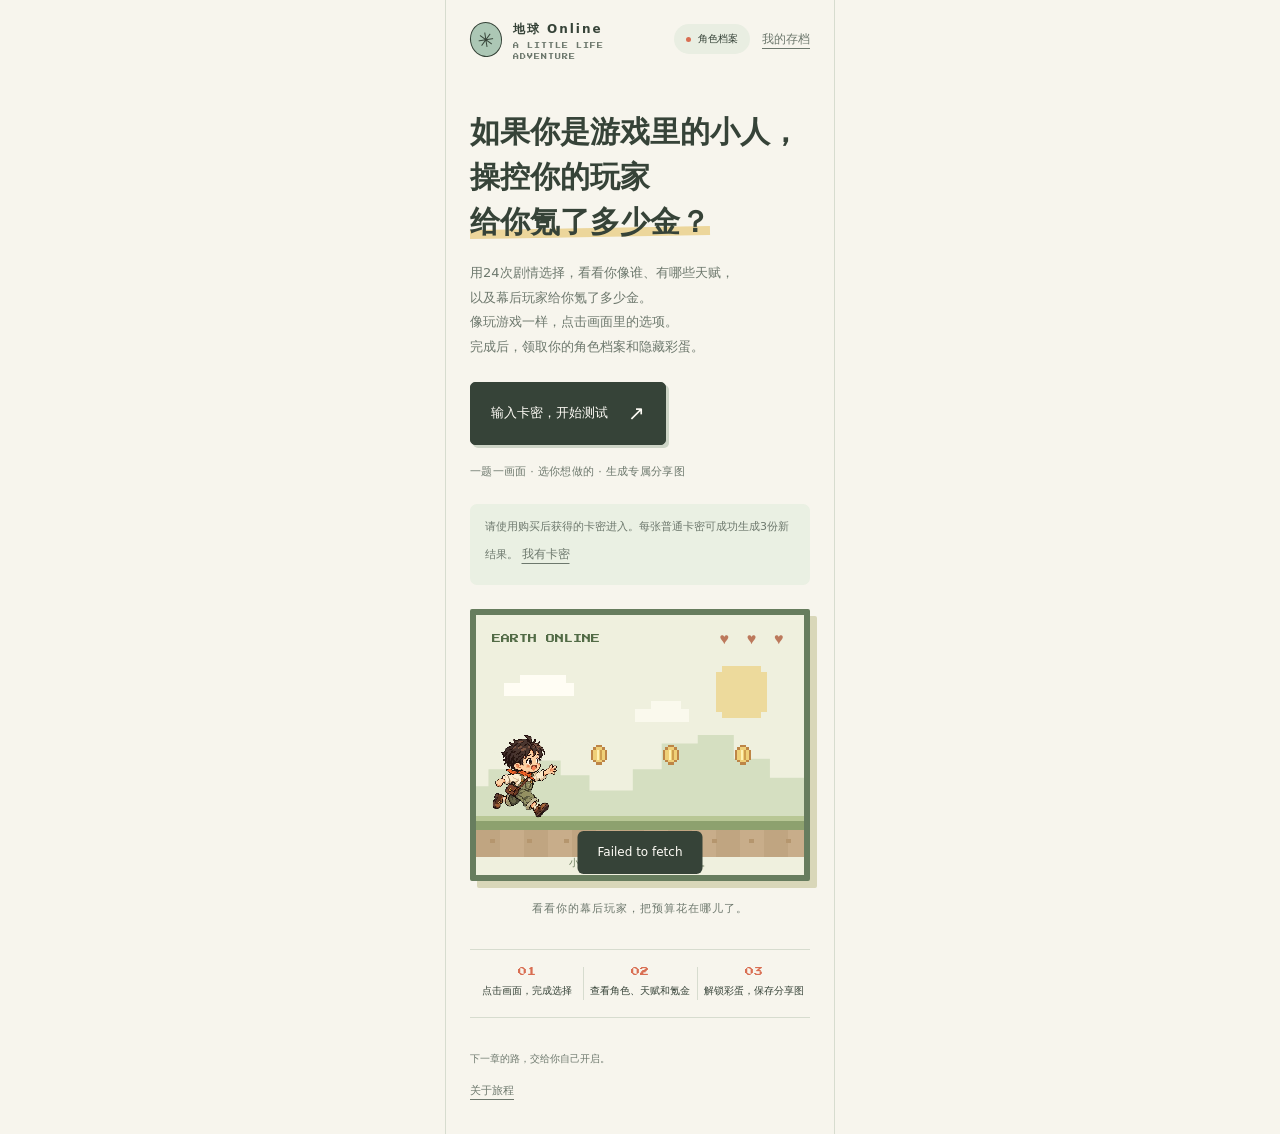
<file: index.html>
<!doctype html>
<html lang="zh-CN">
<head>
  <meta charset="UTF-8"><meta name="viewport" content="width=device-width,initial-scale=1,viewport-fit=cover">
  <meta name="theme-color" content="#f7f5ed">
  <title>如果你是游戏里的小人，操控你的玩家给你氪了多少金？</title>
  <meta name="description" content="一通神秘来电，一只藏着你秘密的包裹。走过旧桥街、雨天和档案馆，找回自己的角色养成档案。">
  <link rel="icon" href="data:image/svg+xml,%3Csvg xmlns='http://www.w3.org/2000/svg' viewBox='0 0 80 80'%3E%3Crect x='12' y='20' width='56' height='45' rx='8' fill='%23acc4b7'/%3E%3Cpath d='M12 26L40 45 68 26' fill='none' stroke='%23364337' stroke-width='4'/%3E%3C/svg%3E">
  <link rel="stylesheet" href="./style.css">
  <script src="./qrcode.js" defer></script>
  <script type="module" src="./app.mjs?v=20261030-xhs-share"></script>
</head>
<body><main id="app"></main><div id="toast" class="toast" role="status" aria-live="polite"></div><div id="modal-root"></div></body>
</html>
</file>
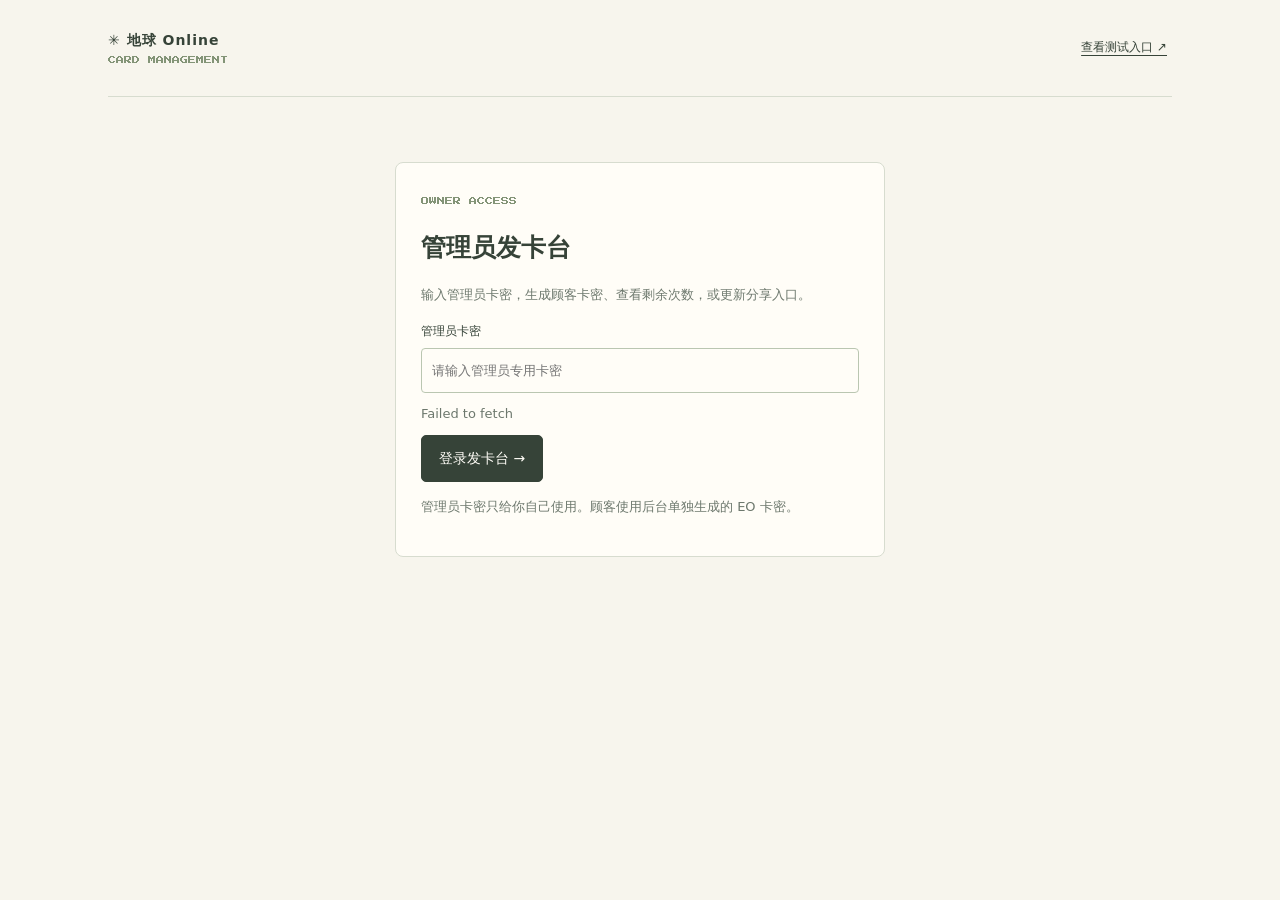
<file: manage.html>
<!doctype html><html lang="zh-CN"><head><meta charset="utf-8"><meta name="viewport" content="width=device-width,initial-scale=1"><meta name="robots" content="noindex,nofollow"><meta name="referrer" content="same-origin"><title>地球 Online 管理员发卡台</title><link rel="stylesheet" href="./admin.css"><script type="module" src="./admin.mjs"></script></head><body><main id="admin"><p>正在连接发卡台……</p></main><div id="dialog"></div><div id="notice" role="status"></div></body></html>
</file>
<file: style.css>
@font-face{font-family:Pixel;src:url('./pixel.ttf') format('truetype');font-display:swap}
:root{--paper:#f7f5ed;--white:#fffdf7;--ink:#364338;--soft:#6d786d;--green:#dce7d9;--mint:#acc7b5;--orange:#d96e52;--yellow:#ecd69b;--line:#d7dccf;--serif:Georgia,'Songti SC','SimSun',serif;--sans:'PingFang SC','Microsoft YaHei',system-ui,sans-serif}
*{box-sizing:border-box}body{margin:0;color:var(--ink);background:var(--paper);font:15px/1.75 var(--sans);-webkit-font-smoothing:antialiased}button,input{font:inherit}button,a{-webkit-tap-highlight-color:transparent}button{cursor:pointer;color:inherit}button:disabled{cursor:default;opacity:.45}a{color:inherit}button:focus-visible,a:focus-visible,input:focus-visible{outline:3px solid var(--orange);outline-offset:5px}button{touch-action:manipulation}button svg{pointer-events:none}.pixel{font-family:Pixel,monospace;letter-spacing:.02em}.subtle{color:var(--soft)}.small{font-size:12px}.eyebrow{font:9px/1.8 Pixel,monospace;letter-spacing:1px}.page{max-width:1160px;margin:auto;padding:0 44px}.topbar{height:100px;display:flex;align-items:center;justify-content:space-between;gap:16px}.brand{display:flex;align-items:center;gap:11px;text-decoration:none;border:0;background:none;padding:0;text-align:left}.brand-mark{width:35px;height:35px;display:grid;place-items:center;border:1.5px solid var(--ink);border-radius:50%;background:var(--mint);font-size:20px;transform:rotate(-9deg)}.brand strong{font-size:13px;letter-spacing:2px}.brand small{display:block;font:7px/1.8 Pixel;color:var(--soft);letter-spacing:1px}.utility{display:flex;gap:12px;align-items:center}.textbtn{background:none;border:0;padding:6px 0;font-size:12px;color:var(--soft);text-decoration:underline;text-underline-offset:5px}.badge{display:inline-flex;align-items:center;gap:7px;background:#e9eee2;border-radius:20px;padding:6px 12px;font-size:11px}.badge:before{content:'';width:5px;height:5px;border-radius:50%;background:var(--orange)}.hero{min-height:665px;display:grid;grid-template-columns:1fr 1fr;align-items:center;gap:40px;padding:30px 0 65px}.hero-copy{padding-bottom:20px}.hero h1{font-size:47px;font-weight:600;letter-spacing:1px;line-height:1.45;margin:25px 0 22px}.hero h1 em{font-style:normal;position:relative;white-space:nowrap}.hero h1 em:after{content:'';position:absolute;left:0;right:0;height:9px;bottom:2px;background:var(--yellow);z-index:-1;transform:rotate(-1deg)}.hero p{max-width:395px;color:var(--soft);line-height:2;font-size:14px;margin:0 0 30px}.primary{border:1.5px solid var(--ink);border-radius:5px;background:var(--ink);color:var(--white);padding:14px 24px;display:inline-flex;align-items:center;justify-content:center;gap:20px;box-shadow:3px 3px 0 #ced5c7;transition:transform .2s,box-shadow .2s}.primary:hover{transform:translate(-1px,-2px);box-shadow:4px 5px 0 #ced5c7}.primary:active{transform:translate(1px,1px);box-shadow:1px 1px 0 #ced5c7}.primary .arrow{font-size:20px;font-weight:400}.secondary{border:1px solid var(--line);border-radius:5px;background:var(--white);padding:11px 20px}.hero-actions{display:flex;gap:16px;align-items:center;flex-wrap:wrap}.micro{font-size:11px;color:var(--soft);margin-top:17px;letter-spacing:.3px}.hero-art{position:relative;transform:rotate(1deg)}.hero-art svg{width:100%;display:block}.art-caption{position:absolute;bottom:17px;left:0;right:0;text-align:center;font:10px var(--serif);letter-spacing:2px;color:var(--soft)}.hero-note{position:absolute;top:15px;right:-2px;font-size:11px;transform:rotate(8deg);background:var(--yellow);padding:8px 14px;box-shadow:2px 3px 0 #e4dec8}.intro-strip{border-top:1px solid var(--line);border-bottom:1px solid var(--line);display:grid;grid-template-columns:repeat(3,1fr);padding:22px 0;margin-bottom:44px}.intro-strip>div{display:flex;gap:13px;align-items:center;justify-content:center;font-size:12px}.intro-strip>div+div{border-left:1px solid var(--line)}.intro-strip span{font:11px Pixel;color:var(--orange)}.site-foot{display:flex;justify-content:space-between;gap:20px;align-items:center;padding:12px 0 28px;font-size:11px;color:var(--soft)}.footlinks{display:flex;gap:17px}.footlinks button{font-size:11px}.story-shell{max-width:750px;margin:auto;padding:0 28px 26px}.story-shell .topbar{height:75px}.story-head{text-align:center;max-width:530px;margin:14px auto 7px}.chapter{font-size:10px;color:var(--soft);letter-spacing:2px}.chapter b{font:8px Pixel;color:var(--orange);margin-right:8px}.story-head h1{font-size:25px;line-height:1.5;font-weight:600;margin:12px 0 9px;letter-spacing:1px}.story-head p{font-size:13px;line-height:1.9;color:var(--soft);margin:0 auto;min-height:50px;max-width:465px}.progress-line{height:3px;background:#e6e9df;border-radius:5px;overflow:hidden;margin:0 0 15px}.progress-line>span{display:block;height:100%;background:var(--mint);transition:width .4s}.counter{font:9px Pixel;color:var(--soft);white-space:nowrap}.stage{position:relative;max-width:575px;margin:auto;aspect-ratio:600/600;isolation:isolate}.stage>svg{width:100%;height:100%;display:block;overflow:visible}.scene-piece{opacity:0;transform-box:fill-box;transform-origin:50% 90%;animation:appear .55s cubic-bezier(.16,1,.3,1) forwards;animation-delay:var(--delay,.1s)}.scene-line{stroke-linecap:round;stroke-linejoin:round}.scene-sway{transform-box:fill-box;transform-origin:50% 95%;animation:sway 5s ease-in-out infinite}.anchor{position:absolute;transform:translate(-50%,-50%);z-index:3;width:max-content;max-width:37%;padding:0;border:0;background:none;min-width:44px;min-height:44px}.anchor .bubble{position:relative;display:block;background:rgba(255,253,247,.97);border:1.3px solid var(--ink);border-radius:6px;padding:7px 11px;font-size:12px;line-height:1.6;box-shadow:2px 3px 0 rgba(54,67,56,.12);opacity:0;animation:bubble-in .35s ease-out forwards;animation-delay:var(--delay,.5s);transition:background .15s,box-shadow .15s}.anchor .bubble:before{content:'';position:absolute;left:50%;top:-6px;width:9px;height:9px;background:inherit;border-left:1.3px solid var(--ink);border-top:1.3px solid var(--ink);transform:translateX(-50%) rotate(45deg)}.anchor:hover .bubble,.anchor.selected .bubble{background:var(--green);box-shadow:3px 4px 0 rgba(54,67,56,.2)}.anchor.selected .bubble{border-width:2px}.choice-mark{font-size:10px;color:var(--orange);margin-right:4px}.stage-help{text-align:center;font-size:11px;color:var(--soft);margin:-4px 0 16px;min-height:20px}.story-footer{display:flex;align-items:center;justify-content:space-between;gap:20px;max-width:575px;margin:auto;border-top:1px solid var(--line);padding-top:14px}.story-footer .primary{padding:9px 20px;font-size:13px}.backbtn{border:0;background:none;padding:8px 0;color:var(--soft);font-size:12px}.inventory{display:flex;gap:6px;align-items:center}.inventory span{border:1px solid var(--line);background:#f2f2e8;font-size:10px;border-radius:4px;padding:2px 7px}.inventory label{font-size:10px;color:var(--soft);margin-right:3px}.saved{font-size:10px;color:var(--soft)}.skip-animation{background:none;border:0;font-size:10px;color:var(--soft);padding:7px}.stage.skip .scene-piece,.stage.skip .bubble{animation:none;opacity:1;translate:none;rotate:none}.stage.skip .scene-sway{animation:none}.transition-note{max-width:520px;text-align:center;color:var(--soft);font-size:11px;margin:8px auto 0;animation:fade .3s}.result-shell{max-width:820px;padding:0 28px 50px;margin:auto}.result-paper{background:var(--white);border:1px solid #dce0d3;padding:35px 44px 28px;position:relative;box-shadow:5px 6px 0 #e9eadf;margin:20px 0 28px}.result-paper:before{content:'';position:absolute;left:42%;top:-11px;width:95px;height:23px;background:#e8dfbeaa;transform:rotate(-3deg)}.result-head{display:flex;gap:10px;justify-content:space-between;align-items:center;font-size:10px;color:var(--soft)}.result-title{text-align:center;margin-top:25px}.result-title h1{font-size:33px;line-height:1.5;letter-spacing:2px;margin:10px 0}.role-art{height:185px;max-width:260px;margin:0 auto}.role-art svg{width:100%;height:100%}.amount-block{text-align:center;padding:18px 0 24px}.amount-block small{font-size:11px;color:var(--soft);letter-spacing:2px}.amount{font:32px/1.6 Pixel;margin-top:14px}.amount-unit{font-size:11px;color:var(--soft);margin-top:6px}.section-title{display:flex;align-items:center;gap:12px;margin:20px 0 12px;font-size:13px;font-weight:600}.section-title:after{content:'';height:1px;background:var(--line);flex:1}.ledger{border-top:1px dashed #b8c5b5}.pack{border-bottom:1px dashed #cdd5c5;padding:13px 0}.pack-line{display:flex;align-items:center;justify-content:space-between;gap:10px;font-size:13px}.pack-line strong{font-weight:600}.pack-line span{font:11px Pixel}.pack p{font-size:11px;color:var(--soft);margin:7px 0 0;line-height:1.8}.pack details{font-size:11px;color:var(--soft);margin-top:6px}.pack summary{cursor:pointer;font-size:10px;list-style:none}.pack summary:before{content:'＋ ';color:var(--orange)}.pack details[open] summary:before{content:'－ '}.portrait{font-size:13px;line-height:2;color:#566052}.message{font-size:14px;line-height:2;padding:13px 0 8px;margin:0;color:var(--ink)}.message:before{content:'“';font:40px var(--serif);color:var(--orange);display:block;height:31px}.result-actions{text-align:center;margin:30px 0 12px}.egg-card{border-top:1px dashed #c1cbb9;margin-top:28px;padding:28px 0 0;animation:fade .5s}.egg-card .eyebrow{color:var(--orange)}.egg-card h2{font-size:22px;line-height:1.5;margin:16px 0}.egg-card p{font-size:13px;line-height:2;white-space:pre-line}.result-tail{text-align:center;font-size:10px;color:var(--soft);margin-top:25px}.button-row{display:flex;justify-content:center;gap:12px;flex-wrap:wrap}.end-note{text-align:center;margin:30px 0 16px;color:var(--soft);font-size:12px}.history-list{display:grid;gap:10px}.history-item{display:flex;justify-content:space-between;align-items:center;gap:15px;border:1px solid var(--line);background:var(--white);border-radius:6px;padding:16px;text-align:left}.history-item span{font-size:11px;color:var(--soft)}.modal-overlay{position:fixed;inset:0;background:#27342c66;backdrop-filter:blur(5px);display:grid;place-items:center;z-index:50;padding:24px;animation:fade .2s}.modal{width:min(540px,100%);max-height:88svh;overflow:auto;border:1px solid var(--ink);border-radius:9px;background:var(--paper);padding:28px;box-shadow:7px 9px 0 #2e3f3033}.modal.wide{width:min(670px,100%)}.modal-top{display:flex;justify-content:space-between;gap:20px;align-items:center;margin-bottom:15px}.modal h2{font-size:21px;margin:0}.modal p{font-size:13px;color:var(--soft);line-height:1.9}.closebtn{border:0;background:none;font-size:24px;width:35px;height:35px}.modal label{display:block;font-size:12px;margin:16px 0 6px}.modal input{width:100%;border:1px solid #b6c0b0;border-radius:4px;background:var(--white);padding:11px;font-size:13px;color:var(--ink)}.modal .primary{margin-top:20px;min-width:140px}.error{color:#b14b37!important;font-size:12px!important;min-height:20px}.poster-wrap{max-height:58svh;overflow:auto;background:#e9eadd;border-radius:4px;padding:12px;text-align:center}.poster-wrap img{max-width:100%;height:auto;display:block;box-shadow:0 2px 8px #0001}.toast{position:fixed;bottom:26px;left:50%;transform:translate(-50%,15px);background:var(--ink);color:var(--white);padding:11px 20px;font-size:12px;border-radius:6px;opacity:0;pointer-events:none;z-index:99;transition:.2s;max-width:90vw;text-align:center}.toast.show{opacity:1;transform:translate(-50%,0)}.loading-dot{width:9px;height:9px;background:var(--orange);box-shadow:15px 0 #b6c8b0,30px 0 #edda9c;animation:fade 1s infinite alternate;margin:40px auto}.hidden{display:none!important}@keyframes appear{from{opacity:0;translate:0 10px;rotate:-2deg}to{opacity:1;translate:0 0;rotate:0deg}}@keyframes bubble-in{from{opacity:0;translate:0 5px}to{opacity:1;translate:0 0}}@keyframes sway{0%,100%{rotate:-1.5deg}50%{rotate:1.5deg}}@keyframes fade{from{opacity:0}to{opacity:1}}
@media(min-width:900px){.story-head{margin-top:20px}.stage{max-width:500px}.story-shell{max-width:860px}.story-shell .topbar{height:80px}}
@media(max-width:700px){.page{padding:0 24px}.topbar{height:78px}.hero{display:flex;flex-direction:column;gap:8px;padding:14px 0 32px;min-height:0}.hero-copy{align-self:stretch;padding-bottom:0}.hero h1{font-size:34px;margin:19px 0 17px;line-height:1.5}.hero p{font-size:13px;line-height:1.9;margin-bottom:22px}.hero-art{width:min(390px,100%);margin-top:8px}.hero-note{font-size:10px;top:12px;right:5px}.hero-actions .primary{font-size:13px;padding:13px 20px}.intro-strip{padding:17px 0;margin-bottom:20px}.intro-strip>div{font-size:10px;gap:6px;flex-direction:column}.intro-strip span{font-size:9px}.site-foot{font-size:10px;align-items:flex-start;flex-direction:column;gap:8px}.brand strong{font-size:12px}.brand small{font-size:6px}.badge{font-size:10px}.story-shell{padding:0 17px 20px}.story-shell .topbar{height:65px}.story-head{margin-top:9px}.story-head h1{font-size:22px;margin:9px 0}.story-head p{font-size:12px;line-height:1.85;min-height:64px;max-width:360px}.stage{margin:0 -4px;max-width:none}.story-footer{gap:8px}.inventory{gap:4px}.inventory span{font-size:9px;padding:2px 5px}.anchor .bubble{font-size:11px;padding:6px 9px}.stage-help{font-size:10px;margin-top:2px}.result-shell{padding:0 18px 35px}.result-paper{padding:29px 22px 23px;margin-top:15px}.result-title h1{font-size:26px}.role-art{height:170px}.amount{font-size:27px}.result-head{font-size:9px}.pack-line span{font-size:10px}.result-actions .primary{font-size:13px}.modal-overlay{padding:16px}.modal{padding:22px}.button-row .primary,.button-row .secondary{font-size:12px}.portrait{font-size:12px}.message{font-size:13px}.counter{font-size:8px}}
@media(prefers-reduced-motion:reduce){*,*:before,*:after{animation:none!important;transition:none!important;scroll-behavior:auto!important}.scene-piece,.anchor .bubble{opacity:1!important;translate:none!important;rotate:none!important}}

#app{container-type:inline-size}body.phone-preview #app{max-width:390px;margin:0 auto;border-left:1px solid #d7dccf;border-right:1px solid #d7dccf;min-height:100svh}
@container (max-width:700px){.page{padding:0 24px}.topbar{height:78px}.hero{display:flex;flex-direction:column;gap:8px;padding:14px 0 32px;min-height:0}.hero-copy{align-self:stretch;padding-bottom:0}.hero h1{font-size:34px;margin:19px 0 17px;line-height:1.5}.hero p{font-size:13px;line-height:1.9;margin-bottom:22px}.hero-art{width:min(390px,100%);margin-top:8px}.hero-note{font-size:10px;top:12px;right:5px}.hero-actions .primary{font-size:13px;padding:13px 20px}.intro-strip{padding:17px 0;margin-bottom:20px}.intro-strip>div{font-size:10px;gap:6px;flex-direction:column}.intro-strip span{font-size:9px}.site-foot{font-size:10px;align-items:flex-start;flex-direction:column;gap:8px}.brand strong{font-size:12px}.brand small{font-size:6px}.badge{font-size:10px}.story-shell{padding:0 17px 20px}.story-shell .topbar{height:65px}.story-head{margin-top:9px}.story-head h1{font-size:22px;margin:9px 0}.story-head p{font-size:12px;line-height:1.85;min-height:64px;max-width:360px}.stage{margin:0 -4px;max-width:none}.story-footer{gap:8px}.inventory{gap:4px}.inventory span{font-size:9px;padding:2px 5px}.anchor .bubble{font-size:11px;padding:6px 9px}.stage-help{font-size:10px;margin-top:2px}.result-shell{padding:0 18px 35px}.result-paper{padding:29px 22px 23px;margin-top:15px}.result-title h1{font-size:26px}.role-art{height:170px}.amount{font-size:27px}.result-head{font-size:9px}.pack-line span{font-size:10px}.result-actions .primary{font-size:13px}.modal-overlay{padding:16px}.modal{padding:22px}.button-row .primary,.button-row .secondary{font-size:12px}.portrait{font-size:12px}.message{font-size:13px}.counter{font-size:8px}}

.utility{flex-shrink:0}.utility .textbtn{white-space:nowrap}

/* Scene-first revision: one illustrated setting, labels attached to actual objects. */
.story-head p{font-size:15px;line-height:1.75;min-height:0;max-width:560px;color:#566652}.story-head h1{margin:12px 0 6px}.story-head{margin-bottom:3px}.stage{max-width:600px;margin-top:7px}.scene-location{position:absolute;z-index:2;top:6.1%;left:50%;transform:translateX(-50%);color:#7b8571;background:#fffdf7cc;border-radius:20px;padding:1px 10px;white-space:nowrap;font-size:10px;letter-spacing:1px;pointer-events:none}.anchor{max-width:32%;min-height:44px}.anchor .bubble{font-size:13px;line-height:1.5;padding:9px 11px;min-height:42px;display:flex;align-items:center;justify-content:center}.anchor .bubble:before{display:none}.choices-5 .anchor,.choices-6 .anchor{max-width:29%}.choices-6 .anchor .bubble{font-size:12px;padding:7px 9px}.target-selected{filter:drop-shadow(0 3px 3px #74966b66)}.stage-help{margin:2px 0 16px}.character-work{margin:0;color:var(--soft);font-size:12px}.role-tag{display:inline-block;margin:12px 0 5px;border:1px solid #cfdbc5;background:#eef2e7;padding:4px 12px;border-radius:20px;color:#607456;font-size:12px}.result-title h1{font-size:38px;letter-spacing:1px;margin-bottom:3px}.result-hook{font-family:var(--serif);font-size:17px;line-height:1.8;max-width:490px;margin:15px auto 5px}.character-resonance{max-width:500px;margin:0 auto;color:var(--soft);font-size:12px;line-height:1.9}.reading-note{font-size:12px;line-height:1.9;color:var(--soft);margin:7px 0 17px}.pack{padding:25px 0 24px}.pack-index{font:8px/1.8 Pixel;color:#859779;margin-bottom:10px}.pack-line strong{font-size:18px;font-weight:600}.pack-line span{font-size:13px}.pack-line span small{font-family:var(--sans);font-size:11px;font-weight:400;color:var(--soft)}.budget-line{height:4px;background:#edf0e6;margin:15px 0 8px;overflow:hidden;border-radius:10px}.budget-line span{height:100%;display:block;background:#a7c19b}.pack-meta{font-size:10px;color:#7c8a70;margin-bottom:17px}.skill-reading p{font-size:13px;line-height:1.95;margin:12px 0;color:#566052}.skill-reading b{display:block;font-size:11px;font-weight:600;color:#7c8e70;margin-bottom:2px}.skill-reading .skill-cost{padding-left:12px;border-left:2px solid #e5c7ac}.skill-reading .skill-cost b{color:#b7815e}.skill-reading .skill-tip{padding:12px 14px;background:#eef2e7;border-radius:6px}.skill-basis{margin-top:17px!important}.skill-basis summary{font-size:11px}.skill-basis p{font-size:11px;line-height:1.9}.pack-evidence{padding:0;list-style:none;font-size:11px;color:var(--soft);margin:12px 0}.pack-evidence li{margin:8px 0}.pack-evidence span{display:block}.pack-evidence strong{font-weight:500;color:#526d49}.portrait{font-size:14px;line-height:2.1}.combination{background:#f3f0e5;border-radius:7px;padding:16px 20px;margin:18px 0 24px}.combination p{font-size:13px;line-height:2;margin:0;color:#566052}.insight-title{font-size:15px;line-height:1.7;margin:25px 0 10px;font-weight:600}.evidence-list{list-style:none;padding:0;margin:15px 0 25px;border-top:1px solid var(--line)}.evidence-list li{padding:13px 0;border-bottom:1px solid var(--line);display:flex;justify-content:space-between;gap:16px;font-size:12px}.evidence-list span{color:var(--soft)}.evidence-list strong{text-align:right;font-weight:500;max-width:55%;color:#526d49}.next-step{padding:20px;background:#eaf0e3;border-radius:8px;margin:24px 0}.next-step h3{font-size:15px;font-weight:600;margin:10px 0}.next-step p{font-size:13px;line-height:2;margin:0}.result-tail{line-height:2}.result-paper{padding-bottom:34px}.role-art{height:160px}.story-footer{max-width:600px}
@media(min-width:900px){.stage{max-width:530px}.story-shell{max-width:860px}.story-head{max-width:650px;margin-top:14px}.story-head p{font-size:14px}.story-head h1{font-size:25px}}
@media(max-width:700px){.story-head p{font-size:13px;line-height:1.85;min-height:44px}.story-head h1{font-size:21px}.scene-location{font-size:9px;top:5.2%}.stage{margin:2px -7px 0;max-width:none}.anchor .bubble{font-size:11px;padding:7px 8px;min-height:44px}.choices-6 .anchor .bubble{font-size:11px;padding:6px 7px}.result-title h1{font-size:30px}.result-hook{font-size:16px}.pack-line strong{font-size:16px}.pack-line span{font-size:11px}.skill-reading p,.portrait{font-size:13px}.pack{padding:23px 0}.result-paper{padding-left:21px;padding-right:21px}.evidence-list li{font-size:11px}.scene-location{letter-spacing:0}.story-shell .brand small{font-size:5px}.story-footer .saved{white-space:nowrap}.story-footer .inventory span{padding:2px 4px}}
@container (max-width:700px){.story-head p{font-size:13px;line-height:1.85;min-height:44px}.story-head h1{font-size:21px}.scene-location{font-size:9px;top:5.2%}.stage{margin:2px -7px 0;max-width:none}.anchor .bubble{font-size:11px;padding:7px 8px;min-height:44px}.choices-6 .anchor .bubble{font-size:11px;padding:6px 7px}.result-title h1{font-size:30px}.result-hook{font-size:16px}.pack-line strong{font-size:16px}.pack-line span{font-size:11px}.skill-reading p,.portrait{font-size:13px}.pack{padding:23px 0}.result-paper{padding-left:21px;padding-right:21px}.evidence-list li{font-size:11px}.scene-location{letter-spacing:0}.story-shell .brand small{font-size:5px}.story-footer .saved{white-space:nowrap}.story-footer .inventory span{padding:2px 4px}}

/* Place caption below the action anchors so it never covers a choice. */
.scene-location{top:93.2%;background:transparent;font-size:10px;letter-spacing:.5px}
.access-note{font-size:12px;line-height:1.9;color:var(--soft);max-width:420px;margin-top:22px;padding:13px 15px;background:#eaf0e3;border-radius:7px}.access-note b{color:var(--ink)}.chapter-card{text-align:center;max-width:570px;margin:35px auto 50px;padding:25px 30px 30px;border:1px solid var(--line);background:var(--white);box-shadow:5px 6px #e8ebdf}.chapter-card h1{font-size:30px;line-height:1.6;margin:17px 0}.chapter-art{width:205px;height:170px;margin:0 auto 15px;overflow:hidden}.chapter-art svg{width:205px;height:205px;display:block;margin-top:-20px}.chapter-background{text-align:left;font-size:14px;line-height:2.1;color:#596653}.chapter-background p{margin:10px 0}.chapter-goal{background:#edf1e5;border-radius:7px;padding:12px 15px;text-align:left;font-size:12px;line-height:1.9;margin:23px 0}.chapter-goal span{display:block;color:#879778;font-size:10px}.chapter-card>.primary{margin:0 auto 15px}.chapter-card>.textbtn{display:block;margin:auto}.choice-feedback{display:block;font-size:13px;color:#58734b;background:#eaf0e3;padding:9px 13px;border-radius:6px;animation:fade .2s}.discovery-copy{padding:7px 0 10px;max-width:510px;margin:auto}.discovery-copy p{margin:5px 0;font-size:14px;line-height:1.9;min-height:0}.discovery-stage .target{animation:archive-up .8s ease-out forwards;animation-delay:.4s}.opening-card{max-width:560px;margin:30px auto;text-align:center}.opening-card h1{font-size:27px;line-height:1.7;margin:23px 0}.opening-art{width:310px;height:280px;overflow:hidden;margin:auto}.opening-art svg{width:310px;height:310px}.opening-art .target{animation:archive-up 1.3s ease-out forwards;animation-delay:.4s}.opening-lines{font-size:13px;line-height:1.9;color:var(--soft)}.opening-lines p{opacity:0;animation:fade .6s forwards;margin:5px 0}.opening-lines p:nth-child(1){animation-delay:.5s}.opening-lines p:nth-child(2){animation-delay:1.1s}.opening-lines p:nth-child(3){animation-delay:1.7s}.opening-card .loading-dot{margin:25px auto}.opening-card>.small{font-size:11px;max-width:360px;margin:20px auto}.opening-art .target-link{display:none}@keyframes archive-up{from{opacity:0;translate:0 35px}to{opacity:1;translate:0 0}}
@media(max-width:700px){.chapter-card{margin:20px 0 30px;padding:23px 22px}.chapter-card h1{font-size:25px}.chapter-background{font-size:13px}.chapter-art{width:190px;height:160px}.chapter-art svg{width:190px;height:190px}.discovery-copy p{font-size:13px}.opening-card h1{font-size:24px}.opening-art{width:280px;height:245px}.opening-art svg{width:280px;height:280px}.access-note{font-size:11px}.footlinks{gap:13px}.site-foot .textbtn{white-space:nowrap}}
@container(max-width:700px){.chapter-card{margin:20px 0 30px;padding:23px 22px}.chapter-card h1{font-size:25px}.chapter-background{font-size:13px}.chapter-art{width:190px;height:160px}.chapter-art svg{width:190px;height:190px}.discovery-copy p{font-size:13px}.opening-card h1{font-size:24px}.opening-art{width:280px;height:245px}.opening-art svg{width:280px;height:280px}.access-note{font-size:11px}.footlinks{gap:13px}.site-foot .textbtn{white-space:nowrap}}
.name-card label{display:block;text-align:left;font-size:12px;margin:26px 0 8px}.name-card input{width:100%;font:18px/1.7 var(--sans);color:var(--ink);padding:13px 15px;border:1px solid #bdc9b3;border-radius:6px;background:var(--paper)}.name-card>.small{text-align:left;line-height:1.9}.name-card>.error{font-size:12px;min-height:24px}.archive-owner{font-size:16px;line-height:1.8;color:#647a58;margin:0 0 18px;overflow-wrap:anywhere}
.role-art{height:210px;margin-top:12px;margin-bottom:13px}.role-art .character-original{width:100%;height:100%;object-fit:contain;display:block;border-radius:0}.journey-summary{font-size:12px;line-height:1.95;background:#edf2e5;border-radius:6px;padding:15px;color:#637358}

/* Clear result hierarchy and progressive disclosure. */
.result-section{margin:34px 0}.result-paper h2.section-title{display:block;color:#a65339;font-family:var(--sans);font-size:27px;font-weight:800;line-height:1.4;letter-spacing:1px;padding:0 0 13px;margin:0 0 15px;border-bottom:2px solid #dfb49a;background:none}.compact-ledger .pack{padding:17px 0;border-bottom:1px solid var(--line)}.compact-ledger .pack:first-child{padding-top:3px}.compact-ledger .pack-line strong{font-size:18px}.compact-ledger .pack-line span{font-size:14px;color:#526d49}.pack-detail{margin-top:10px}.pack-detail>summary,.full-reading>summary{cursor:pointer;color:#8c472e;font-size:13px;font-weight:600;line-height:1.8;min-height:44px;padding:10px 0;list-style:none}.pack-detail>summary::before,.full-reading>summary::before{content:'＋';margin-right:8px}.pack-detail[open]>summary::before,.full-reading[open]>summary::before{content:'－'}.full-reading{border:1px solid #dfd9c9;border-radius:10px;padding:0 17px;background:#faf7ee}.full-reading>summary{font-size:16px}.full-reading>summary span{display:block;font-size:11px;font-weight:400;color:#788071;margin-left:25px}.expanded-reading{padding:6px 0 8px}.result-brief{margin:0 0 17px}.result-paper .character-resonance{text-align:left;margin:12px 0}.result-paper .message{margin:12px 0;padding:18px 21px;background:#f4ede2;border-radius:8px}.egg-card h2{font-size:26px;color:#a65339;line-height:1.5}.result-paper .amount-block small{font-size:18px;color:#a65339;font-weight:700}.result-paper .amount{font-size:46px;margin:10px 0}.result-hook{margin-top:13px}.result-title .role-art{height:190px}
@media(max-width:700px){.result-paper h2.section-title{font-size:24px}.result-section{margin:29px 0}.result-paper .amount{font-size:37px}.compact-ledger .pack-line strong{font-size:17px}.compact-ledger .pack-line span{font-size:12px}.egg-card h2{font-size:23px}}
@container(max-width:700px){.result-paper h2.section-title{font-size:24px}.result-section{margin:29px 0}.result-paper .amount{font-size:37px}.compact-ledger .pack-line strong{font-size:17px}.compact-ledger .pack-line span{font-size:12px}.egg-card h2{font-size:23px}}

.campaign-steps{padding-left:23px;margin:23px 0}.campaign-steps li{padding:6px 0 12px 5px;color:#a65339}.campaign-steps li b{font-size:16px}.campaign-steps li p{color:#566052;font-size:14px;line-height:1.9;margin:7px 0}
/* Result v10: plain language, a five-level panel, and a compact first read. */
.result-v10{max-width:780px;margin-inline:auto;background:#fffdf6}.result-v10 .result-head{font:11px/1.6 var(--sans);color:#7d806c;letter-spacing:1px}.result-v10 .result-title h1{font:700 clamp(29px,5vw,46px)/1.3 var(--sans);color:#314839;letter-spacing:0;margin:8px 0}.result-v10 .archive-owner{font-size:15px;color:#6e7a68;margin-top:24px}.result-v10 .role-art{height:280px;margin:12px auto 5px;max-width:320px;background:transparent;border-radius:0;overflow:visible}.result-v10 .character-original{width:100%;height:100%;object-fit:contain;mix-blend-mode:multiply}.personality-tags{display:flex;gap:7px;justify-content:center;flex-wrap:wrap;margin:15px 0}.personality-tags span{padding:5px 12px;background:#e9efdf;border-radius:20px;color:#526d46;font-size:12px}.result-one-line{max-width:470px;margin:16px auto 28px!important;font-size:19px;line-height:1.7;font-weight:600;color:#344b3c}.result-v10 .amount-block{background:#f3e3c5;border:1px solid #e4cda6;border-radius:16px;padding:26px 18px;text-align:center;margin:28px 0}.panel-kicker{font-size:14px;color:#74664e;margin:0 0 7px}.result-v10 .amount{font:750 clamp(36px,8vw,58px)/1.3 var(--sans);color:#a65339;letter-spacing:-1px}.value-equivalent{font-size:15px;line-height:1.8;color:#645540;margin:12px auto;max-width:420px}.budget-tag{display:inline-block;padding:5px 12px;background:#fff8e9;border-radius:20px;color:#886337;font-size:12px}.fiction-note{font-size:10px;line-height:1.8;color:#8a8677;margin:14px 0 0}.result-v10 .section-title{font-size:25px;font-weight:750;color:#a65339;line-height:1.5;margin:0 0 9px}.result-v10 .result-section{padding:27px 0;border-top:1px solid #e0dfcf}.attribute-grid{display:grid;grid-template-columns:1fr 1fr;gap:13px;margin:20px 0 4px}.attribute-card{background:#f0f3e9;border:1px solid #d7dfca;border-radius:13px;padding:20px}.attribute-top{display:flex;align-items:center;justify-content:space-between;gap:10px}.attribute-top h3{font-size:19px;margin:0;font-weight:700;color:#354d39}.attribute-top b{font:700 18px/1.3 var(--sans);color:#526e48;white-space:nowrap}.attribute-top small{font-size:11px;font-weight:400;color:#8d9a80}.level-dots{display:flex;gap:5px;margin:14px 0 15px}.level-dots i{display:block;flex:1;height:9px;border-radius:2px;background:#dce2d4;border:1px solid #d2d9c9}.level-dots i.lit{background:#789667;border-color:#789667}.skill-fit{font-size:13px;line-height:1.9;color:#40563f;margin:0 0 13px}.skill-drain{font-size:12px;line-height:1.9;color:#8d654b;background:#faf4e8;padding:12px;border-radius:7px;margin:0}.skill-drain b{display:block;font-size:11px;margin-bottom:4px}.attribute-card details{margin-top:12px}.attribute-card summary{font-size:12px;color:#607853;cursor:pointer}.attribute-card details p{font-size:12px;line-height:1.9;color:#61715b}.attribute-card .skill-tip{border-left:2px solid #a4b68e;padding-left:10px}.answer-evidence{margin-top:15px}.answer-evidence summary{font-size:11px;color:#829078}.direct-reading .reading-lead{font-size:20px;font-weight:650;line-height:1.8;color:#3b513b;margin:18px 0}.fit-box,.avoid-box{padding:17px 19px;margin:12px 0;background:#edf2e6;border-radius:10px}.avoid-box{background:#f8eee3}.fit-box b,.avoid-box b{font-size:12px;color:#779066}.avoid-box b{color:#b1845a}.fit-box p,.avoid-box p{margin:6px 0 0;font-size:14px;line-height:1.9;color:#4d5e47}.direct-reading .full-reading{padding-top:15px}.direct-reading .full-reading>summary{font-size:13px;color:#6d7f60}.direct-reading .full-reading>p{font-size:14px;line-height:2;color:#5c6c53}.player-note .note-tone{display:inline-block;font-size:10px;letter-spacing:1px;color:#a1784c;border:1px solid #e1d3b8;padding:3px 10px;border-radius:20px}.player-note .message{border:0;font:500 18px/1.9 var(--sans);padding:22px 0 5px;margin:0;color:#465a3f}.result-v10 .result-actions{border:1px dashed #c2cdb4;border-radius:13px;background:#edf2e5;margin:15px 0 30px;padding:25px 18px}.result-actions h2{font-size:20px;line-height:1.6;color:#3e543a;margin:0 0 8px}.result-actions>p{font-size:13px;line-height:1.8;color:#718064;max-width:380px;margin:0 auto 18px}.result-actions .primary{font-size:15px;padding:14px 25px}.result-actions .small{font-size:10px;margin:14px auto 0}.result-v10 .result-tail{font-size:10px;color:#939483;line-height:1.8}.result-v10 .egg-card{border-radius:13px;padding:24px;background:#e8efdf}.result-v10 .egg-card p{font-size:14px;line-height:2;white-space:pre-line}.hero h1{max-width:660px;font-size:clamp(30px,4vw,47px);line-height:1.45}.hero-copy .micro{line-height:1.8}#card-code{font-size:16px;letter-spacing:1px;font-family:ui-monospace,monospace}.role-art{contain:layout paint}@media(max-width:600px){.attribute-grid{grid-template-columns:1fr}.result-v10{padding:24px 20px}.result-v10 .role-art{height:245px;max-width:260px}.result-one-line{font-size:17px}.result-v10 .section-title{font-size:24px}.attribute-card{padding:18px}.attribute-top h3{font-size:19px}.player-note .message{font-size:17px}.direct-reading .reading-lead{font-size:18px}.result-v10 .amount-block{margin:20px 0}.hero h1{font-size:30px;line-height:1.55}.result-v10 .result-title h1{font-size:32px}}
body.phone-preview .attribute-grid{grid-template-columns:1fr}body.phone-preview .result-v10{padding:24px 18px}body.phone-preview .result-v10 .amount{font-size:40px}body.phone-preview .result-v10 .result-title h1{font-size:30px}body.phone-preview .result-one-line{font-size:17px}body.phone-preview .result-v10 .role-art{height:240px;max-width:240px}body.phone-preview .result-shell{padding:0 12px 25px}.player-note .message:before{content:none}
/* v11: quieter player notes, richer readings and a small illustrated secret. */
.player-identity{display:flex;align-items:center;gap:12px;margin:17px 0 4px}.player-avatar{width:44px;height:44px;flex:0 0 44px;display:block}.player-avatar svg{display:block;width:100%;height:100%}.player-identity-copy{display:flex;flex-direction:column;align-items:flex-start;gap:4px}.player-identity-copy>b{font-size:13px;line-height:1.5;font-weight:600;color:#52634a}.player-note .player-identity .note-tone{font-size:9px;padding:1px 7px;line-height:1.7;letter-spacing:.5px}
.archive-owner .owner-name{font-family:Georgia,'Songti SC','SimSun',serif;font-size:24px;font-style:italic;font-weight:650;color:#a65c40;letter-spacing:.04em;margin-right:.5em;overflow-wrap:anywhere}.archive-owner .owner-suffix{font:400 14px/1.8 var(--sans);color:#76806c}.archive-owner{display:flex;gap:6px;align-items:baseline;justify-content:center;flex-wrap:wrap}.budget-level-note{font-size:11px;line-height:1.8;color:#817253;margin:12px 0 0}.result-v10 .reading-quote .quote-connection{font:400 13px/1.9 var(--sans);margin:14px 0 0;padding-top:12px;border-top:1px solid #e8d7b9;color:#786f58}
.chapter-card .chapter-art{width:100%}.coin-reward.reward-2{animation-delay:1.75s}.coin-reward.reward-3{animation-delay:3.5s}
body.phone-preview .hero h1{font-size:30px;line-height:1.5;letter-spacing:0}body.phone-preview .hero-art{width:100%}body.phone-preview .hero{gap:16px;padding-top:12px;padding-bottom:30px}body.phone-preview .hero-copy{padding-bottom:0}
.reading-quote p{margin:0}.reading-quote cite{display:block;font:400 11px/1.8 var(--sans);margin-top:12px;color:#9b8b73}.reading-quote cite a{text-decoration:none}.reading-quote cite a:hover{text-decoration:underline}.reading-quote cite small{display:block;font-size:10px;color:#aa9e89;margin-top:3px}
.hero-art{transform:none}.hero-art .art-caption{position:static;display:block;margin:18px 0 0;font:11px/1.8 var(--sans);letter-spacing:1px}.chapter-card .chapter-art{max-width:480px;height:auto;margin:20px auto 24px}.chapter-pixel{position:relative;width:100%;aspect-ratio:1.6;background:#edf0df;border:4px solid #8a9a76;overflow:hidden;box-shadow:5px 5px 0 #ded9be}.chapter-theme-1{background:#e4ece8;border-color:#7e9890}.chapter-theme-2{background:#f1e8d9;border-color:#ad987b}.chapter-theme-3{background:#eee8ed;border-color:#9f91a0}.chapter-pixel-title{position:absolute;left:6%;top:9%;font:13px/1.7 Pixel,monospace;color:#52694a;z-index:3}.chapter-pixel-subtitle{position:absolute;left:6%;top:23%;font-size:11px;letter-spacing:2px;color:#879072}.chapter-pixel-cloud{position:absolute;right:15%;top:16%;width:17%;height:6%;background:#fffcf2;box-shadow:8px -7px #fffcf2,16px 0 #fffcf2,-8px 0 #fffcf2}.chapter-pixel-floor{position:absolute;bottom:12%;left:12%;width:76%;height:7%;background:#b99d76;border-top:7px solid #94aa7e;box-shadow:0 4px #e0cfac}.chapter-pixel-runner{position:absolute;bottom:18%;left:26%;width:28%;height:auto;image-rendering:pixelated;animation:chapter-jump 2.4s steps(6,end) infinite}.chapter-pixel .chapter-pixel-coin{position:absolute;top:18%;left:46%;width:5.5%;height:auto;animation:chapter-coin 2.4s steps(5,end) infinite}.chapter-pixel .chapter-pixel-prop{position:absolute;bottom:19%;right:15%;width:16%;height:auto}.chapter-pixel-plus{position:absolute;left:53%;top:13%;font:11px Pixel,monospace;color:#b37c45;animation:chapter-reward 2.4s linear infinite}.chapter-pixel.is-still *{animation:none!important}.chapter-pixel.is-still .chapter-pixel-plus{display:none}@keyframes chapter-jump{0%,30%,75%,100%{transform:translateY(0)}50%{transform:translateY(-24px)}60%{transform:translateY(-13px)}}@keyframes chapter-coin{0%,47%,90%,100%{transform:translateY(0) scale(1);opacity:1}52%{transform:translateY(-13px) scale(1.1);opacity:1}63%,85%{transform:translateY(-23px) scale(.5);opacity:0}}@keyframes chapter-reward{0%,50%,85%,100%{opacity:0;transform:translateY(0)}58%,65%{opacity:1;transform:translateY(-9px)}75%{opacity:0;transform:translateY(-18px)}}@media(prefers-reduced-motion:reduce){.chapter-pixel *{animation:none!important}.chapter-pixel-plus{display:none}}@media(max-width:600px){.chapter-pixel-title{font-size:10px}.chapter-pixel-subtitle{font-size:10px}.chapter-pixel-plus{font-size:9px}}
.hero-art .pixel-world{width:100%;aspect-ratio:1.25;position:relative;overflow:hidden;background:#eff0de;border:6px solid #677d5e;box-shadow:7px 7px 0 #d9d7b9;border-radius:2px;isolation:isolate}.hero-art .pixel-world svg{width:100%;height:100%;display:block}.pixel-hud{position:absolute;top:6%;left:5%;right:5%;display:flex;justify-content:space-between;font:9px/1.8 Pixel,monospace;color:#526b46;z-index:4}.pixel-lives{color:#bc795c;font:16px monospace;letter-spacing:4px}.pixel-sun{position:absolute;top:22%;right:13%;width:12%;aspect-ratio:1;background:#edda9c;box-shadow:6px 0 #edda9c,-6px 0 #edda9c,0 6px #edda9c,0 -6px #edda9c}.pixel-cloud{position:absolute;background:#fffdf4;width:14%;height:5%;box-shadow:8px -8px #fffdf4,16px 0 #fffdf4,-8px 0 #fffdf4}.cloud-one{left:11%;top:26%}.cloud-two{left:51%;top:36%;width:9%;opacity:.7}.pixel-hills{position:absolute;bottom:21%;left:-5%;width:110%;height:33%;background:#d5dfc1;clip-path:polygon(0 100%,0 60%,8% 60%,8% 40%,18% 40%,18% 30%,28% 30%,28% 47%,36% 47%,36% 65%,48% 65%,48% 40%,56% 40%,56% 10%,66% 10%,66% 0,76% 0,76% 28%,86% 28%,86% 50%,100% 50%,100% 100%)}.pixel-ground{position:absolute;bottom:7%;left:0;right:0;height:14%;background:repeating-linear-gradient(90deg,#c0a581 0 24px,#c8ad8a 24px 48px);border-top:9px solid #8da16e;box-shadow:0 -5px #b8c795}.pixel-ground:after{content:'';position:absolute;inset:9px 0 0;background:repeating-linear-gradient(90deg,transparent 0 14px,#b5966e 14px 19px,transparent 19px 37px);height:4px}.pixel-runner{position:absolute;bottom:21%;left:0;width:28%;z-index:3;animation:pixel-travel 7s linear infinite}.pixel-runner img{width:100%;height:auto;display:block;image-rendering:pixelated;animation:pixel-bob .24s steps(2,end) infinite}.pixel-coin{position:absolute;top:50%;width:5%;z-index:2;animation:coin-collect 7s linear infinite;transform-origin:center}.coin-1,.reward-1{left:35%;--hit:0s}.coin-2,.reward-2{left:57%;animation-delay:1.75s}.coin-3,.reward-3{left:79%;animation-delay:3.5s}.coin-reward{position:absolute;top:41%;color:#ad7640;font:12px/1 Pixel,monospace;z-index:4;animation:reward-pop 7s linear infinite;opacity:0}.coin-reward span{display:block;color:#d7ae5d;font:20px/1.8 serif}.pixel-caption{position:absolute;bottom:1.6%;width:100%;text-align:center;font-size:10px;color:#6d7e5e;letter-spacing:1px}.pixel-world.is-still *{animation:none!important}.pixel-world.is-still .pixel-runner{left:17%}.pixel-world.is-still .pixel-coin{opacity:1}.pixel-world.is-still .coin-reward{display:none}@keyframes pixel-travel{0%{left:0;opacity:0}5%{opacity:1}25%{left:14%}50%{left:36%}75%{left:58%}90%{left:65%;opacity:1}100%{left:65%;opacity:0}}@keyframes pixel-bob{0%,100%{transform:translateY(0) rotate(-2deg)}50%{transform:translateY(-4px) rotate(1deg)}}@keyframes coin-collect{0%,23%{opacity:1;transform:scale(1)}25%{opacity:1;transform:scale(1.3)}28%,96%{opacity:0;transform:translateY(-12px) scale(.2)}100%{opacity:1;transform:scale(1)}}@keyframes reward-pop{0%,24%{opacity:0;transform:translateY(0)}27%,31%{opacity:1;transform:translateY(-8px)}38%,100%{opacity:0;transform:translateY(-23px)}}@media(prefers-reduced-motion:reduce){.pixel-world *{animation:none!important}.pixel-runner{left:17%}.pixel-coin{opacity:1}.coin-reward{display:none}}@media(max-width:600px){.hero-art .pixel-world{border-width:5px;box-shadow:5px 5px 0 #d9d7b9}.pixel-hud{font-size:7px}.pixel-lives{font-size:12px}.pixel-caption{font-size:9px}}
.next-step-heading{display:flex;align-items:center;gap:10px}.small-step-icon{width:45px;height:45px;flex-shrink:0}.next-step-heading b{font-size:14px;line-height:1.7;color:#405b3d}.next-step p.step-bridge{font-size:11px;color:#7b886d;line-height:1.8;margin:7px 0 11px}.next-step-heading+p.step-bridge+p{font-size:14px;line-height:2}
.result-v10 .player-note .message{font:400 14px/1.95 var(--sans);padding:16px 18px;margin:12px 0 0;background:#f5efe3;color:#52604b;border-radius:10px;letter-spacing:0}
.reading-opening,.reading-chapters p{font-size:14px;line-height:2.05;color:#53604e;margin:16px 0}
.result-v10 .reading-quote{font:600 16px/1.9 var(--sans);color:#8d573c;border:0;border-left:3px solid #d7b486;background:#f8f0e0;padding:16px 18px;margin:20px 0;border-radius:0 9px 9px 0}
.reading-quote::before{content:none}.reading-chapters section{margin:18px 0 24px}.reading-chapters h3{font-size:14px;line-height:1.7;color:#455c3e;font-weight:650;margin:0 0 8px}.reading-chapters p{margin:0}.direct-reading .full-reading{padding-top:0}.direct-reading .full-reading>summary{padding:14px 0}
.secret-badge{display:flex;align-items:center;justify-content:center;gap:10px;margin:0 auto 14px;text-align:left}.secret-illustration{width:76px;height:70px;flex-shrink:0}.secret-label{display:block;font-size:12px;font-weight:700;letter-spacing:2px;color:#985f3d}.secret-caption{display:block;margin-top:6px;font-size:11px;color:#8b866f;line-height:1.6}.result-v10 .secret-invitation{background:linear-gradient(155deg,#faf3e2,#edf2e5);border:1px solid #ded7bd}.egg-card .secret-badge{justify-content:flex-start;margin-bottom:10px}.egg-card .secret-illustration{width:62px;height:57px}.result-v10 .egg-card h2{font-size:22px;line-height:1.6}.result-v10 .secret-invitation h2{font-size:18px;line-height:1.7}.secret-spark{transform-origin:80px 21px;animation:secret-spark-in 650ms ease-out both}@keyframes secret-spark-in{from{opacity:0;transform:scale(.7)}to{opacity:1;transform:scale(1)}}@media(prefers-reduced-motion:reduce){.secret-spark{animation:none}}@media(max-width:600px){.result-v10 .player-note .message{font-size:14px}.result-v10 .reading-quote{font-size:15px;padding:14px}.reading-opening,.reading-chapters p{font-size:14px}.result-v10 .egg-card h2{font-size:20px}}body.phone-preview .result-v10 .player-note .message{font-size:14px}body.phone-preview .result-v10 .reading-quote{font-size:15px}
/* A compact, screenshot-friendly result summary; reading continues below. */
.result-shell:has(.result-summary) .topbar{height:60px}
.result-paper:has(.result-summary){padding-top:16px;margin-top:8px}
.result-summary .result-head{font-size:9px;line-height:1.4}
.result-summary .result-title{margin-top:16px}
.result-v10 .result-summary .archive-owner{margin:0 0 10px;line-height:1.5;gap:5px}
.result-summary .archive-owner .owner-name{font-size:22px}
.result-summary .archive-owner .owner-suffix{font-size:12px}
.result-v10 .result-summary .result-title h1{font-size:28px;line-height:1.3;margin:7px 0;overflow-wrap:anywhere}
.result-summary .character-work{font-size:11px;line-height:1.4;margin:0 0 5px}
.result-v10 .result-summary .role-art,body.phone-preview .result-v10 .result-summary .role-art{height:clamp(120px,25svh,192px);max-width:240px;margin:10px auto 12px;background:transparent;border-radius:0}
.result-summary .personality-tags{gap:7px;margin:10px 0 14px}
.result-summary .personality-tags span{font-size:10px;line-height:1.5;padding:3px 9px}
.result-v10 .result-summary .amount-block{padding:16px 12px;margin:12px 0 0;border-radius:11px}
.result-summary .panel-kicker{font-size:11px;line-height:1.5;margin:0 0 4px}
.result-v10 .result-summary .amount,body.phone-preview .result-v10 .result-summary .amount{font-size:clamp(27px,7vw,38px);line-height:1.25;margin:2px 0 5px;letter-spacing:-.7px;overflow-wrap:anywhere}
.result-summary .value-equivalent{font-size:11px;line-height:1.6;margin:0}
.result-v10 .summary-headline{font-size:15px;line-height:1.8;margin:19px 0 8px;text-align:center}
@media(max-height:680px){.result-v10 .result-summary .role-art,body.phone-preview .result-v10 .result-summary .role-art{height:clamp(100px,22svh,148px)}.result-summary .result-title{margin-top:10px}.result-summary .personality-tags{margin:7px 0 10px}.result-v10 .result-summary .amount-block{padding:12px}}

.result-v10 .summary-headline{text-wrap:balance;line-height:1.9;margin:22px 0 12px}
</file>
<file: admin.css>
@font-face{font-family:Pixel;src:url('./pixel.ttf')}*{box-sizing:border-box}body{margin:0;background:#f7f5ed;color:#364338;font:14px/1.8 'PingFang SC','Microsoft YaHei',system-ui,sans-serif}button,input,select,textarea{font:inherit;color:inherit}button,a{touch-action:manipulation}button{cursor:pointer}button:disabled{cursor:wait;opacity:.55}a{color:inherit}#admin{max-width:1120px;margin:0 auto;padding:0 28px 60px}.top{display:flex;justify-content:space-between;align-items:center;gap:15px;padding:28px 0;border-bottom:1px solid #d7dccf}.brand{text-decoration:none;font-weight:600;letter-spacing:1px}.tag{font:8px/1.8 Pixel;color:#839477}.topnav{display:flex;gap:17px;align-items:center}.text{border:0;background:none;text-decoration:underline;text-underline-offset:4px;padding:5px;font-size:12px}.card{background:#fffdf7;border:1px solid #d7dccf;border-radius:8px;padding:25px;margin:24px 0}.login{max-width:490px;margin:65px auto}.login h1{font-size:25px;margin:12px 0}.small{font-size:12px;color:#74816c}.login p{color:#6d786d;font-size:13px}.primary,.secondary,.danger{border:1px solid #364338;border-radius:5px;padding:10px 17px;background:#364338;color:#fffdf7;display:inline-block}.secondary{background:#f2f4e9;color:#364338;border-color:#d0d9c6}.danger{background:#f8ece4;color:#99553d;border-color:#e2c8b5}label{display:block;font-size:12px;margin:15px 0 5px}input,textarea,select{width:100%;border:1px solid #bac6b1;border-radius:4px;background:#fffdf7;padding:10px;font-size:13px}textarea{resize:vertical;min-height:100px}.error{color:#a85539;font-size:12px;min-height:22px;margin:9px 0}.stats{display:grid;grid-template-columns:repeat(4,1fr);gap:14px;margin:24px 0}.stat{padding:18px;background:#eaf0e3;border:1px solid #d7dccf;border-radius:7px}.stat strong{display:block;font:21px/1.8 Pixel}.stat span{font-size:11px;color:#74816c}.row{display:flex;align-items:end;gap:15px;flex-wrap:wrap}.row>div{flex:1;min-width:160px}.row .short{flex:0 0 110px;min-width:90px}h2{font-size:19px;margin:0 0 8px}h3{font-size:15px}.cards-head{display:flex;justify-content:space-between;align-items:center;gap:20px;flex-wrap:wrap}.tablewrap{overflow:auto;margin-top:20px}table{width:100%;border-collapse:collapse;min-width:650px;font-size:12px}th,td{text-align:left;padding:12px 9px;border-bottom:1px solid #dfe4d5;vertical-align:middle}th{color:#7b8b71;font-weight:500}td code{font-size:12px;white-space:nowrap}.actions{display:flex;gap:6px}.actions button{font-size:11px;padding:5px 9px}.active{color:#57794b}.revoked{color:#a75a3c}.batch-codes{font:12px/1.9 ui-monospace,monospace;min-height:150px}.issued{background:#edf3e5}.issued .row{margin-top:14px}.tabs{display:flex;gap:15px;margin:26px 0 0}.tabs button{padding:8px 17px;border:1px solid #cfd9c5;background:#fffdf7;border-radius:20px}.tabs .selected{background:#dce8d3}.config-grid{display:grid;grid-template-columns:1fr 1fr;gap:25px}.config-grid .full{grid-column:1/-1}.config-grid label{margin-top:0}#notice{position:fixed;bottom:25px;left:50%;transform:translateX(-50%);background:#364338;color:#fffdf7;border-radius:6px;font-size:12px;padding:11px 20px;z-index:80;opacity:0;pointer-events:none;max-width:90vw}#notice.show{opacity:1}.overlay{position:fixed;inset:0;background:#26312666;display:grid;place-items:center;padding:20px;z-index:50}.modal{width:min(510px,100%);background:#f7f5ed;border:1px solid #364338;border-radius:8px;padding:25px;max-height:90vh;overflow:auto}.modal-head{display:flex;justify-content:space-between;align-items:center}.modal-head h2{margin:0}.close{border:0;background:none;font-size:25px;padding:0 7px}.modal .row{margin-top:20px}.empty{padding:25px;color:#74816c}.audititem{border-bottom:1px solid #dfe4d5;padding:13px 0}.audititem strong{font-size:13px}.audititem p{font-size:12px;color:#6d786d;margin:3px 0;overflow-wrap:anywhere}button:focus-visible,input:focus-visible,a:focus-visible,textarea:focus-visible{outline:3px solid #d79a79;outline-offset:3px}@media(max-width:700px){#admin{padding:0 17px 35px}.top{padding:18px 0}.tag{font-size:6px}.stats{grid-template-columns:1fr 1fr}.stat strong{font-size:18px}.card{padding:20px}.config-grid{display:block}.config-grid>div{margin:20px 0}.topnav{gap:8px}.tabs{gap:8px}.tabs button{padding:7px 13px;font-size:12px}.login{margin-top:35px}.row .short{flex:1}.row>button{width:100%}}
.image-grid{display:grid;grid-template-columns:repeat(3,1fr);gap:17px}.image-card{border:1px solid #d7dccf;border-radius:7px;padding:17px}.image-card img{width:100%;height:180px;object-fit:contain;background:#f8f8f1;border-radius:5px}.image-card h3{margin:8px 0 0}.image-card p{margin:2px 0;font-size:11px;color:#74816c}.image-card input[type=file]{font-size:10px;padding:7px}.image-card input[type=text]{font-size:11px;padding:7px}.image-card .actions{margin-top:10px;flex-wrap:wrap}.image-card .actions button{font-size:11px}.image-note{font-size:12px;line-height:1.9;color:#74816c}@media(max-width:700px){.image-grid{grid-template-columns:1fr 1fr}.image-card{padding:12px}.image-card img{height:140px}.image-card .actions button{padding:6px 7px}}@media(max-width:420px){.image-grid{grid-template-columns:1fr}}
/* Role amounts share the customer result's pricing module. */
.budget-rules>p{max-width:850px;line-height:1.9}.budget-table{min-width:820px}.budget-table td{vertical-align:top;padding-block:18px}.budget-table td:nth-child(2){min-width:225px;color:#8e573c}.budget-table td:nth-child(3){white-space:nowrap}.budget-bounds{margin-top:24px;border:1px solid #d7dccf;padding:16px;border-radius:8px}.budget-bounds>summary{cursor:pointer;font-weight:600;color:#526d49}.character-budget-range{font-size:12px;color:#925e3d;background:#f5ecdc;border-radius:5px;padding:9px;line-height:1.8}
</file>
